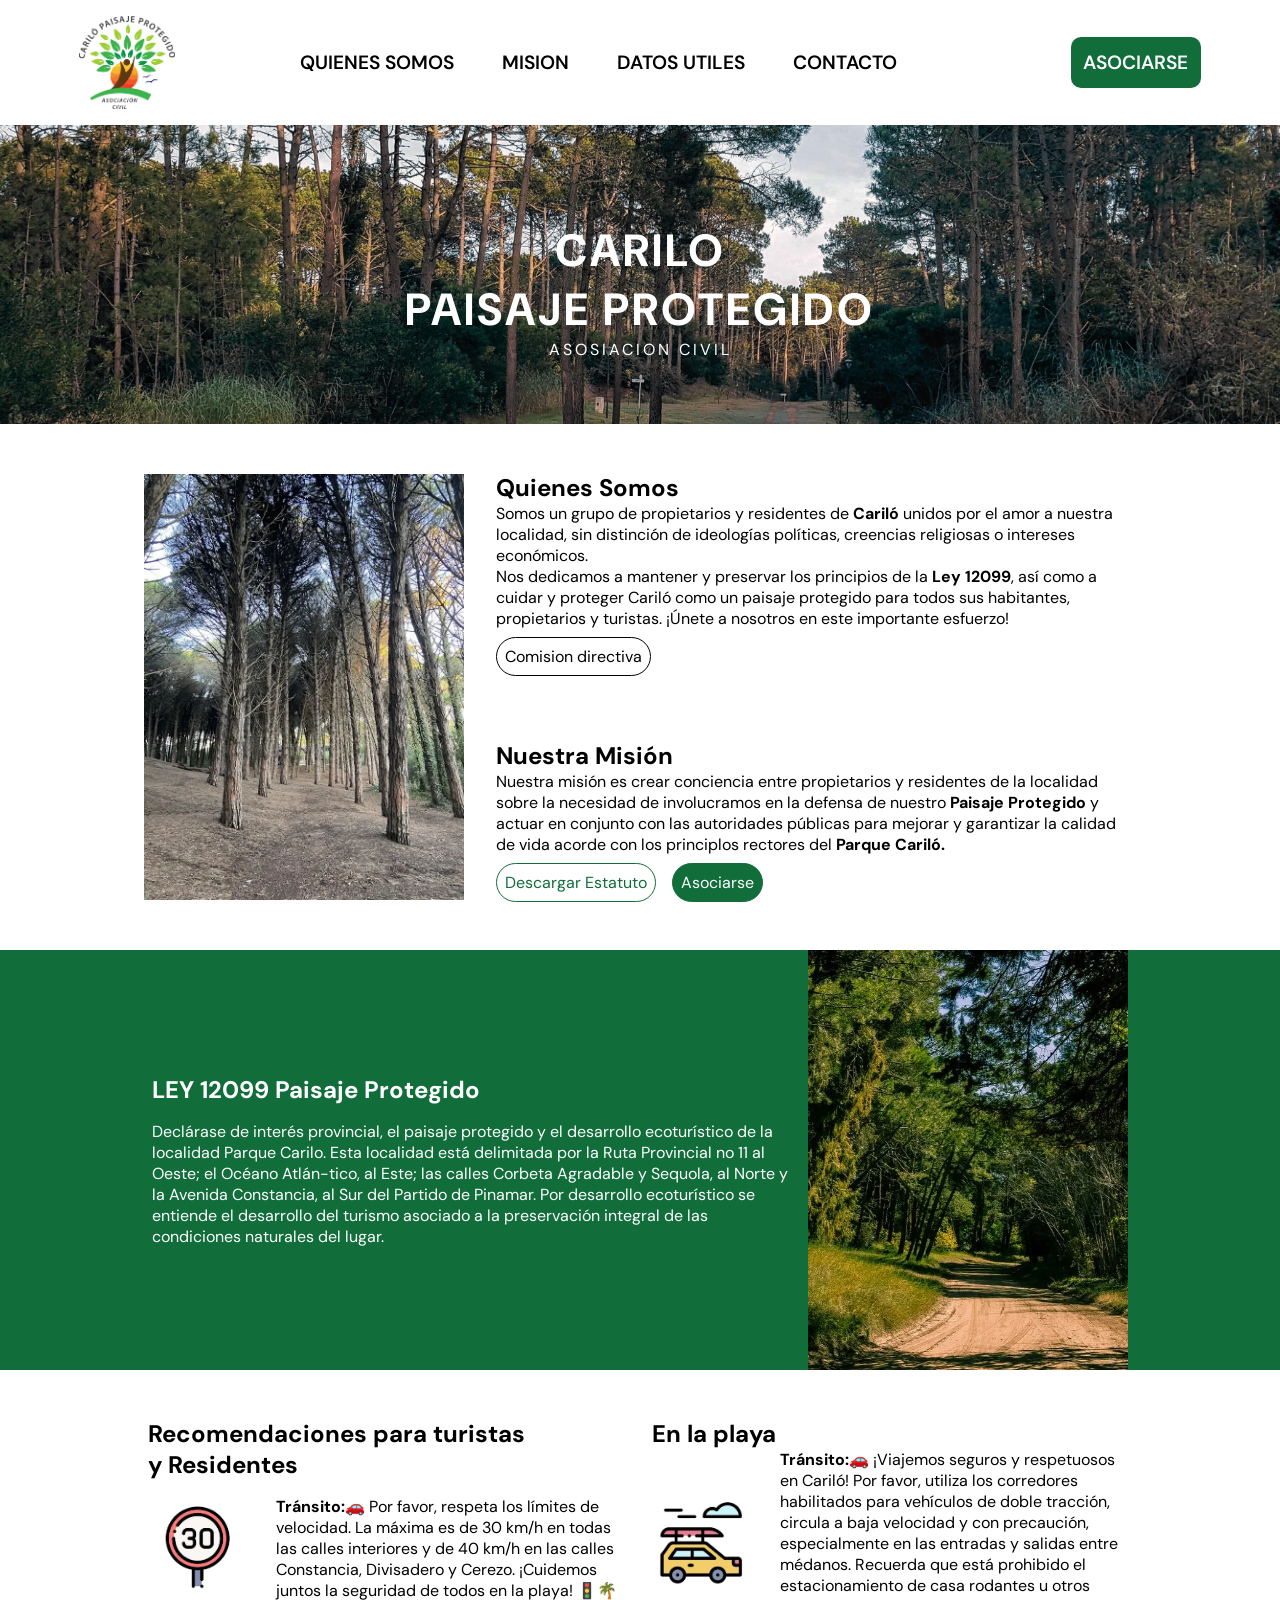
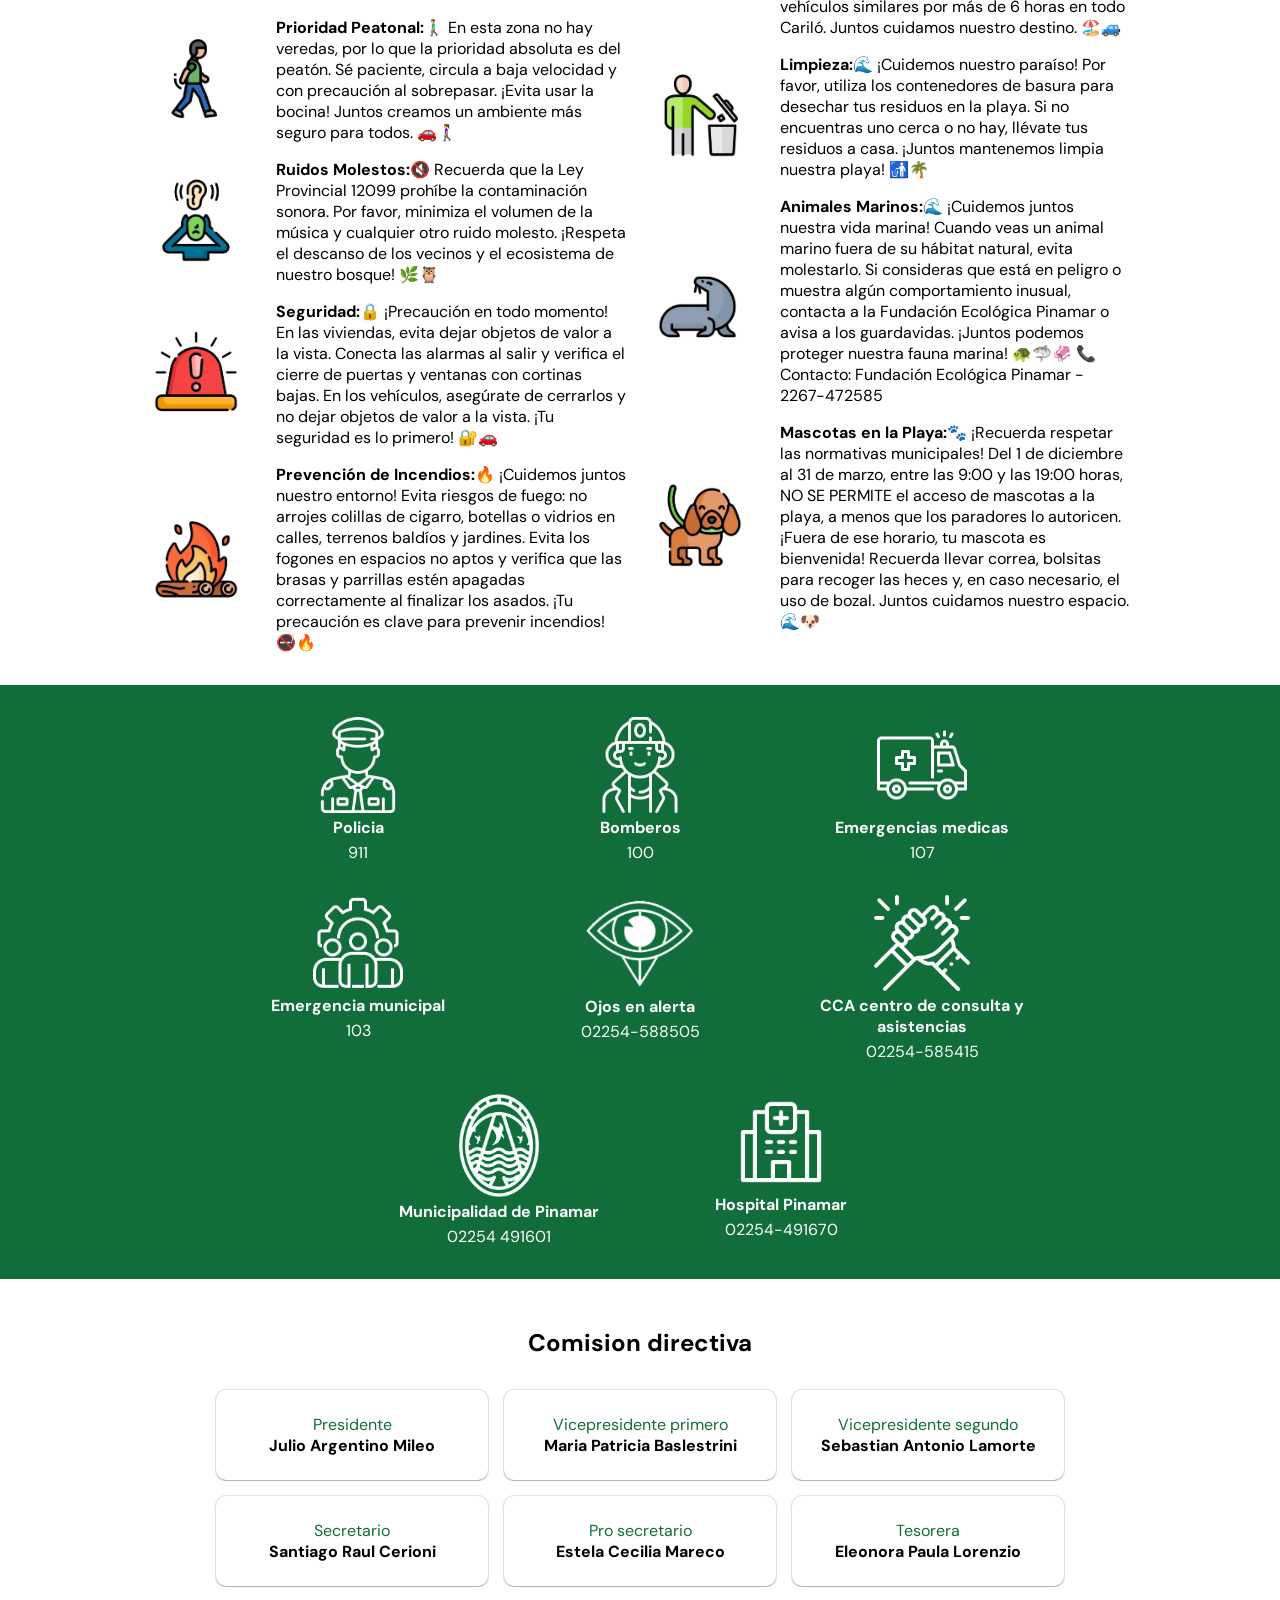
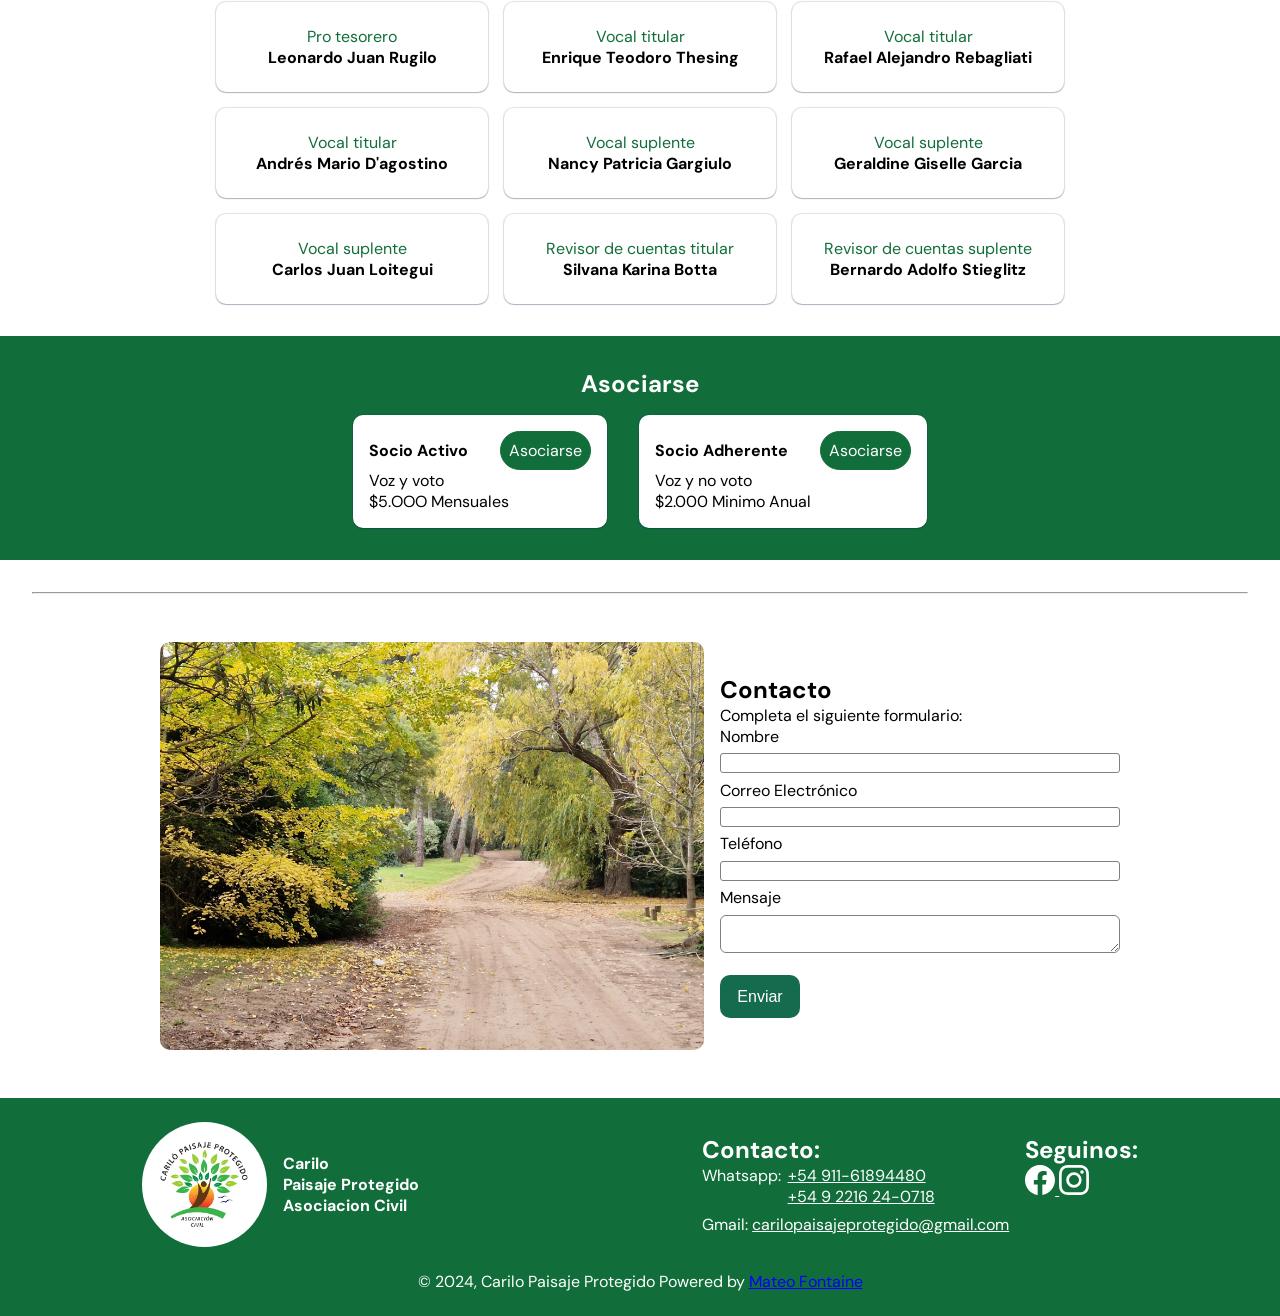
<file: index.html>
<!DOCTYPE html>
<html lang="es">

<head>
    <meta charset="UTF-8">
    <meta name="viewport" content="width=device-width, initial-scale=1.0">
    <link rel="preconnect" href="https://fonts.googleapis.com" media="all">
    <link rel="preconnect" href="https://fonts.gstatic.com" crossorigin media="all">
    <link
        href="https://fonts.googleapis.com/css2?family=DM+Sans:ital,opsz,wght@0,9..40,100..1000;1,9..40,100..1000&family=Fjalla+One&family=Montserrat:ital,wght@0,100..900;1,100..900&display=swap"
        rel="stylesheet" media="all">
    <link rel="stylesheet" href="https://cdn.jsdelivr.net/npm/bootstrap-icons@1.10.3/font/bootstrap-icons.css" media="all">
    <meta name="description" content="Únete a la Asociación de Cariló para la Protección del Paisaje. Trabajamos juntos para conservar y proteger la belleza natural de Cariló. Descubre cómo puedes contribuir y formar parte de nuestras iniciativas de preservación ambiental.">

    <link rel="stylesheet" href="style.css" media="all">
    <title>CariloPaisajeProtegido</title>
</head>

<body>
    <header>
        <img class="logo" src="assets/img/logo.webp" alt="Logo">
        <button id="abrir" class="abrir-menu no-scroll"><i class="bi bi-list"></i></button>
        <nav class="nav" id="nav">
            <button class="cerrar-menu" id="cerrar"><i class="bi bi-x"></i></button>
            <ul class="nav-list">
                <li><a href="#quienesSomos">QUIENES SOMOS</a></li>
                <li><a href="#mision">MISION</a></li>
                <li><a href="#recomendaciones">DATOS UTILES</a></li>
                <li><a href="#contacto">CONTACTO</a></li>
                <li><a class="boton_menu" href="forms.html">ASOCIARSE</a></li>
            </ul>
        </nav>
        <a class="boton" href="#">ASOCIARSE</a>
    </header>
    <main>
        <!-- Banner -->
        <div class="banner">
            <h2>CARILO <br>PAISAJE PROTEGIDO</h2>
            <p>ASOSIACION CIVIL</p>
        </div>
        
        <div id="quienesSomos"></div>
        <!-- Quienes Somos -->
        <div class="quienesSomos">
            <img src="assets/img/bosque-5.webp" alt="Bosque de carilo">
            <div class="textoQuienesSomos">
                <div class="quienesSomosTxt">
                    <h2>Quienes Somos</h2>
                    <p>Somos un grupo de propietarios y residentes de <strong>Cariló</strong> unidos por el amor a
                        nuestra localidad, sin distinción de ideologías políticas, creencias religiosas o intereses
                        económicos. <br>
                        Nos dedicamos a mantener y preservar los principios de la <strong>Ley 12099</strong>, así como a
                        cuidar y proteger Cariló como un paisaje protegido para todos sus habitantes, propietarios y
                        turistas. ¡Únete a nosotros en este importante esfuerzo!</p>
                    <a class="comisionBtn" href="#comision">Comision directiva</a>
                </div>
                <div id="mision"></div>
                <div class="quienesSomosTxt">
                    <h2>Nuestra Misión</h2>
                    <p>Nuestra misión es crear conciencia entre propietarios y residentes de la localidad sobre la
                        necesidad de involucramos en la defensa de nuestro <strong>Paisaje Protegido</strong> y actuar
                        en conjunto con las autoridades públicas para mejorar y garantizar la calidad de vida acorde con
                        los principlos rectores del <strong>Parque Cariló.</strong></p>
                    <div class="botonesMision">
                        <a target="_blank" class="descargar" href="assets/EstatuoCarilo.pdf">Descargar Estatuto</a>
                        <a class="asociarseBtn" href="forms.html">Asociarse</a>
                    </div>
                </div>
            </div>
        </div>

        <!-- Ley -->
        <div class="ley">
            <div class="leyTexto">
                <h2>LEY 12099 Paisaje Protegido</h2>
                <p>
                    Declárase de interés provincial, el paisaje protegido y el desarrollo ecoturístico de la localidad
                    Parque Carilo. Esta localidad está delimitada por la Ruta Provincial no 11 al Oeste; el Océano
                    Atlán-tico, al Este; las calles Corbeta Agradable y Sequola, al Norte y la Avenida Constancia, al
                    Sur del Partido de Pinamar. Por desarrollo ecoturístico se entiende el desarrollo del turismo
                    asociado a la preservación integral de las condiciones naturales del lugar.
                </p>
            </div>
            <img src="assets/img/bosque 2.webp" alt="Bosque de carilo">
        </div>



        <!-- Recomendaciones -->
        <div id="recomendaciones" class="recomendaciones">
            <div class="derecha">
                <h2>Recomendaciones para turistas <br>
                    y Residentes</h2>
                <div class="tarjetasRecomendaciones">
                    <!-- Transito -->
                    <div class="cardRecomendaciones">
                        <img src="assets/img/velocidad.webp" alt="Logo">
                        <p>
                            <strong>Tránsito:</strong>🚗 Por favor, respeta los límites de velocidad. La máxima es de 30
                            km/h en todas las calles interiores y de 40 km/h en las calles Constancia, Divisadero y
                            Cerezo.
                            ¡Cuidemos juntos la seguridad de todos en la playa! 🚦🌴
                        </p>
                    </div>
                    <!-- Prioridad peatonal -->
                    <div class="cardRecomendaciones">
                        <img src="assets/img/caminando.webp" alt="Logo">
                        <p>
                            <strong>Prioridad Peatonal:</strong>🚶‍♂️ En esta zona no hay veredas, por lo que la
                            prioridad absoluta es del peatón. Sé paciente, circula a baja velocidad y con precaución al
                            sobrepasar. ¡Evita usar la bocina! Juntos creamos un ambiente más seguro para todos. 🚗🚶‍♀️
                        </p>
                    </div>
                    <!-- Ruido molestos -->
                    <div class="cardRecomendaciones">
                        <img src="assets/img/sonido.webp" alt="Logo">
                        <p>
                            <strong>Ruidos Molestos:</strong>🔇 Recuerda que la Ley Provincial 12099 prohíbe la
                            contaminación sonora. Por favor, minimiza el volumen de la música y cualquier otro ruido
                            molesto. ¡Respeta el descanso de los vecinos y el ecosistema de nuestro bosque! 🌿🦉
                        </p>
                    </div>
                    <!-- Seguridad -->
                    <div class="cardRecomendaciones">
                        <img src="assets/img/alarma.webp" alt="Logo">
                        <p>
                            <strong>Seguridad:</strong>🔒 ¡Precaución en todo momento! En las viviendas, evita dejar
                            objetos de valor a la vista. Conecta las alarmas al salir y verifica el cierre de puertas y
                            ventanas con cortinas bajas. En los vehículos, asegúrate de cerrarlos y no dejar objetos de
                            valor a la vista. ¡Tu seguridad es lo primero! 🔐🚗
                        </p>
                    </div>
                    <!-- Prevencion de incendios -->
                    <div class="cardRecomendaciones">
                        <img src="assets/img/fuego.webp" alt="Logo">
                        <p>
                            <strong>Prevención de Incendios:</strong>🔥 ¡Cuidemos juntos nuestro entorno! Evita riesgos
                            de fuego: no arrojes colillas de cigarro, botellas o vidrios en calles, terrenos baldíos y
                            jardines. Evita los fogones en espacios no aptos y verifica que las brasas y parrillas estén
                            apagadas correctamente al finalizar los asados. ¡Tu precaución es clave para prevenir
                            incendios! 🚭🔥
                        </p>
                    </div>
                </div>
            </div>
            <div class="izquierda">
                <h2>En la playa</h2>
                <!-- Transito -->
                <div class="tarjetasRecomendaciones">
                    <div class="cardRecomendaciones">
                        <img src="assets/img/auto.webp" alt="Logo">
                        <p>
                            <strong>Tránsito:</strong>🚗 ¡Viajemos seguros y respetuosos en Cariló! Por favor, utiliza
                            los corredores habilitados para vehículos de doble tracción, circula a baja velocidad y con
                            precaución, especialmente en las entradas y salidas entre médanos. Recuerda que está
                            prohibido el estacionamiento de casa rodantes u otros vehículos similares por más de 6 horas
                            en todo Cariló. Juntos cuidamos nuestro destino. 🏖️🚙
                        </p>
                    </div>
                    <!-- Prioridad peatonal -->
                    <div class="cardRecomendaciones">
                        <img src="assets/img/basura.webp" alt="Logo">
                        <p>
                            <strong>Limpieza:</strong>🌊 ¡Cuidemos nuestro paraíso! Por favor, utiliza los contenedores
                            de basura para desechar tus residuos en la playa. Si no encuentras uno cerca o no hay,
                            llévate tus residuos a casa. ¡Juntos mantenemos limpia nuestra playa! 🚮🌴
                        </p>
                    </div>
                    <!-- Ruido molestos -->
                    <div class="cardRecomendaciones">
                        <img src="assets/img/foca.webp" alt="Logo">
                        <p>
                            <strong>Animales Marinos:</strong>🌊 ¡Cuidemos juntos nuestra vida marina! Cuando veas un
                            animal marino fuera de su hábitat natural, evita molestarlo. Si consideras que está en
                            peligro o muestra algún comportamiento inusual, contacta a la Fundación Ecológica Pinamar o
                            avisa a los guardavidas. ¡Juntos podemos proteger nuestra fauna marina! 🐢🦈🦑 📞 Contacto:
                            Fundación Ecológica Pinamar - 2267-472585
                        </p>
                    </div>
                    <!-- Seguridad -->
                    <div class="cardRecomendaciones">
                        <img src="assets/img/perro.webp" alt="Logo">
                        <p>
                            <strong>Mascotas en la Playa:</strong>🐾 ¡Recuerda respetar las normativas municipales! Del
                            1 de diciembre al 31 de marzo, entre las 9:00 y las 19:00 horas, NO SE PERMITE el acceso de
                            mascotas a la playa, a menos que los paradores lo autoricen. ¡Fuera de ese horario, tu
                            mascota es bienvenida! Recuerda llevar correa, bolsitas para recoger las heces y, en caso
                            necesario, el uso de bozal. Juntos cuidamos nuestro espacio. 🌊🐶
                        </p>
                    </div>
                </div>
            </div>
        </div>


        <!-- Telefonos de ayuda -->
        <div class="containerTel">
            <div class="telAyuda">
                <div class="cardAyuda">
                    <img class="blackToWhite" src="assets/img/iconos/policia.webp" alt="">
                    <h4>Policia</h4>
                    <a class="pCardsAyuda" href="tel:911">911</a>
                </div>
                <div class="cardAyuda">
                    <img class="blackToWhite" src="assets/img/iconos/bombero.webp" alt="">
                    <h4>Bomberos</h4>
                    <a class="pCardsAyuda" href="tel:100">100</a>
                </div>
                <div class="cardAyuda">
                    <img class="blackToWhite" src="assets/img/iconos/ambulancia.webp" alt="">
                    <h4>Emergencias medicas</h4>
                    <a class="pCardsAyuda" href="tel:107">107</a>
                </div>
                <div class="cardAyuda">
                    <img class="blackToWhite" src="assets/img/iconos/administracion.webp" alt="">
                    <h4>Emergencia municipal</h4>
                    <a class="pCardsAyuda" href="tel:103">103</a>
                </div>
                <div class="cardAyuda">
                    <img class="white" src="assets/img/iconos/logo_ojos.webp" alt="">
                    <h4>Ojos en alerta</h4>
                    <a class="pCardsAyuda" href="tel:02254588505">02254-588505</a>
                </div>
                <div class="cardAyuda">
                    <img class="blackToWhite" src="assets/img/iconos/ayuda.webp" alt="">
                    <h4>CCA centro de consulta y asistencias </h4>
                    <a class="pCardsAyuda" href="tel:02254585415">02254-585415</a>
                </div>
                <div class="cardAyuda">
                    <img class="whiteMuni" src="assets/img/iconos/logo_municipalidad_png.webp" alt="">
                    <h4>Municipalidad de Pinamar</h4>
                    <a class="pCardsAyuda" href="tel:02254491601">02254 491601</a>
                </div>
                <div class="cardAyuda">
                    <img class="blackToWhite" src="assets/img/iconos/hospital.webp" alt="">
                    <h4>Hospital Pinamar</h4>
                    <a class="pCardsAyuda" href="tel:02254491670">02254-491670</a>
                </div>
            </div>
    </div>








        <!-- Comision Directiva -->
        <div id="comision" ></div>
        <div class="comision">
            <h2>Comision directiva</h2>
            <div class="comisionTarjetas">

                <div class="comisionCard">
                    <p>Presidente</p>
                    <h4>Julio Argentino Mileo</h4>
                </div>

                <div class="comisionCard">
                    <p>Vicepresidente primero</p>
                    <h4>Maria Patricia Baslestrini</h4>
                </div>

                <div class="comisionCard">
                    <p>Vicepresidente segundo</p>
                    <h4>Sebastian Antonio Lamorte</h4>
                </div>

                <div class="comisionCard">
                    <p>Secretario</p>
                    <h4>Santiago Raul Cerioni</h4>
                </div>

                <div class="comisionCard">
                    <p>Pro secretario</p>
                    <h4>Estela Cecilia Mareco</h4>
                </div>

                <div class="comisionCard">
                    <p>Tesorera</p>
                    <h4>Eleonora Paula Lorenzio</h4>
                </div>

                <div class="comisionCard">
                    <p>Pro tesorero</p>
                    <h4>Leonardo Juan Rugilo</h4>
                </div>

                <div class="comisionCard">
                    <p>Vocal titular</p>
                    <h4>Enrique Teodoro Thesing</h4>
                </div>

                <div class="comisionCard">
                    <p>Vocal titular</p>
                    <h4>Rafael Alejandro Rebagliati</h4>
                </div>

                <div class="comisionCard">
                    <p>Vocal titular</p>
                    <h4>Andrés Mario D'agostino</h4>
                </div>

                <div class="comisionCard">
                    <p>Vocal suplente</p>
                    <h4>Nancy Patricia Gargiulo</h4>
                </div>

                <div class="comisionCard">
                    <p>Vocal suplente</p>
                    <h4>Geraldine Giselle Garcia</h4>
                </div>

                <div class="comisionCard">
                    <p>Vocal suplente</p>
                    <h4>Carlos Juan Loitegui</h4>
                </div>
                
                <div class="comisionCard">
                    <p>Revisor de cuentas titular</p>
                    <h4>Silvana Karina Botta</h4>
                </div>

                <div class="comisionCard">
                    <p>Revisor de cuentas suplente</p>
                    <h4>Bernardo Adolfo Stieglitz</h4>
                </div>
            </div>
        </div>

        <!-- Asociarse -->
        <div class="AsociarseContainer" id="Asocairse">
            <h2>Asociarse</h2>
            <div class="CardsAsociarse">
                <div class="cardAsociarse">
                    <div class="HeadBotonAsociarse">
                        <h4>Socio Activo</h4>
                        <a href="forms.html">Asociarse</a>
                    </div>
                        <ul>
                            <li>Voz y voto</li>
                            <li>$5.OOO Mensuales</li>
                        </ul>
                </div>

                <div class="cardAsociarse">
                    <div class="HeadBotonAsociarse">
                        <h4>Socio Adherente</h4>
                        <a href="forms.html">Asociarse</a>
                    </div>
                        <ul>
                            <li>Voz y no voto</li>
                            <li>$2.000 Minimo Anual</li> 
                        </ul>
                </div>
            </div>
        </div>
        <hr>






        <!-- Contacto -->
        <div class="contactoImagen">
            <img src="assets/img//bosque-carilo-3.webp" alt="">
            <div class="contacto">
                <h2>Contacto</h2>
                <p>Completa el siguiente formulario:
                <form class="formulario" action="https://formsubmit.co/mateofontaine7@gmail.com" method="POST">
    <label for="nombre">Nombre</label>
    <input type="text" id="nombre" name="Nombre" required aria-required="true" aria-labelledby="nombre">

    <label for="email">Correo Electrónico</label>
    <input type="email" id="email" name="email" required aria-required="true" aria-labelledby="email">

    <label for="telefono">Teléfono</label>
    <input type="tel" id="telefono" name="Numero" required aria-required="true" aria-labelledby="telefono">

    <label for="mensaje">Mensaje</label>
    <textarea id="mensaje" name="Mensaje" aria-labelledby="mensaje"></textarea>

    <input class="botonContacto" type="submit" value="Enviar">
</form>

            </div>
        </div>



    </main>
    <div id="contacto"></div>
    <footer>
        <div class="footer">
            <div class="logoFooter">
                <img src="assets/img/logo.jpeg" alt="Logo de carilo paisaje protegido">
                <h4>Carilo <br> Paisaje Protegido <br> Asociacion Civil</h4>
            </div>
            <div class="contactoRedesFooter">
                <div class="contactoFooter">
                    <h2>Contacto:</h2>
                    <div class="contactoRedes">
                        <div class="whatsapp">
                            <p>Whatsapp:</p>
                            <div class="whatsappNum">
                                <a href="https://wa.me/5491161894480" target="_blank">+54 911-61894480</a>
                                <a href="https://wa.me/5492216240718" target="_blank">+54 9 2216 24-0718</a>
                            </div>
                            
                        </div>
                        <p>Gmail: <a href="mailto:example@gmail.com">carilopaisajeprotegido@gmail.com</a></p>
                    </div>
                </div>
                <div class="seguinos">
                    <h2>Seguinos:</h2>
                    <a href="#">
                    <svg xmlns="http://www.w3.org/2000/svg" width="30" height="30" fill="currentColor"
                    class="bi bi-facebook" viewBox="0 0 16 16">
                    <path
                        d="M16 8.049c0-4.446-3.582-8.05-8-8.05C3.58 0-.002 3.603-.002 8.05c0 4.017 2.926 7.347 6.75 7.951v-5.625h-2.03V8.05H6.75V6.275c0-2.017 1.195-3.131 3.022-3.131.876 0 1.791.157 1.791.157v1.98h-1.009c-.993 0-1.303.621-1.303 1.258v1.51h2.218l-.354 2.326H9.25V16c3.824-.604 6.75-3.934 6.75-7.951" />
                </svg>
                    </a>

                    <a href="https://www.instagram.com/carilopaisajeprotegido/"  target="_blank">
                    <svg xmlns="http://www.w3.org/2000/svg" width="30" height="30" fill="currentColor"
                        class="bi bi-instagram" viewBox="0 0 16 16">
                        <path
                            d="M8 0C5.829 0 5.556.01 4.703.048 3.85.088 3.269.222 2.76.42a3.9 3.9 0 0 0-1.417.923A3.9 3.9 0 0 0 .42 2.76C.222 3.268.087 3.85.048 4.7.01 5.555 0 5.827 0 8.001c0 2.172.01 2.444.048 3.297.04.852.174 1.433.372 1.942.205.526.478.972.923 1.417.444.445.89.719 1.416.923.51.198 1.09.333 1.942.372C5.555 15.99 5.827 16 8 16s2.444-.01 3.298-.048c.851-.04 1.434-.174 1.943-.372a3.9 3.9 0 0 0 1.416-.923c.445-.445.718-.891.923-1.417.197-.509.332-1.09.372-1.942C15.99 10.445 16 10.173 16 8s-.01-2.445-.048-3.299c-.04-.851-.175-1.433-.372-1.941a3.9 3.9 0 0 0-.923-1.417A3.9 3.9 0 0 0 13.24.42c-.51-.198-1.092-.333-1.943-.372C10.443.01 10.172 0 7.998 0zm-.717 1.442h.718c2.136 0 2.389.007 3.232.046.78.035 1.204.166 1.486.275.373.145.64.319.92.599s.453.546.598.92c.11.281.24.705.275 1.485.039.843.047 1.096.047 3.231s-.008 2.389-.047 3.232c-.035.78-.166 1.203-.275 1.485a2.5 2.5 0 0 1-.599.919c-.28.28-.546.453-.92.598-.28.11-.704.24-1.485.276-.843.038-1.096.047-3.232.047s-2.39-.009-3.233-.047c-.78-.036-1.203-.166-1.485-.276a2.5 2.5 0 0 1-.92-.598 2.5 2.5 0 0 1-.6-.92c-.109-.281-.24-.705-.275-1.485-.038-.843-.046-1.096-.046-3.233s.008-2.388.046-3.231c.036-.78.166-1.204.276-1.486.145-.373.319-.64.599-.92s.546-.453.92-.598c.282-.11.705-.24 1.485-.276.738-.034 1.024-.044 2.515-.045zm4.988 1.328a.96.96 0 1 0 0 1.92.96.96 0 0 0 0-1.92m-4.27 1.122a4.109 4.109 0 1 0 0 8.217 4.109 4.109 0 0 0 0-8.217m0 1.441a2.667 2.667 0 1 1 0 5.334 2.667 2.667 0 0 1 0-5.334" />
                    </svg>
                </a>
                </div>
            </div>
        </div>
        </div>
        <p class="linkFooter">© 2024, Carilo Paisaje Protegido Powered by <a href="#">Mateo Fontaine</a></p>
    </footer>


    <script src="script.js"></script>



</body>

</html>
</file>
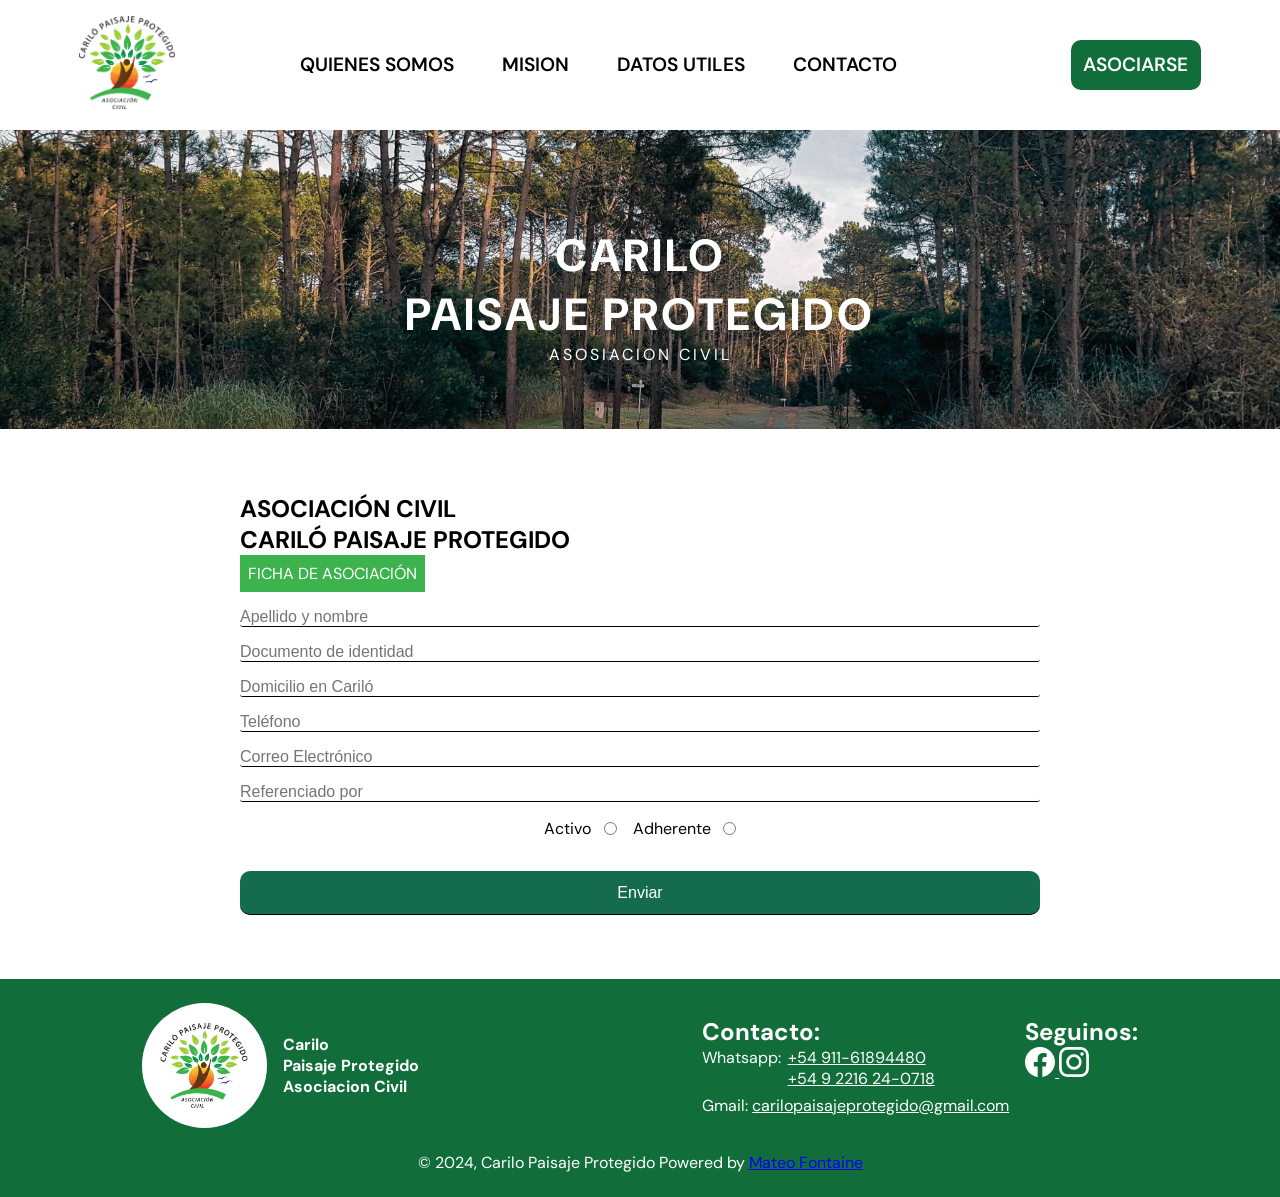
<file: forms.html>
<!DOCTYPE html>
<html lang="es">

<head>
    <meta charset="UTF-8">
    <meta name="viewport" content="width=device-width, initial-scale=1.0">
    <link rel="preconnect" href="https://fonts.googleapis.com" media="all">
    <link rel="preconnect" href="https://fonts.gstatic.com" crossorigin media="all">
    <link
        href="https://fonts.googleapis.com/css2?family=DM+Sans:ital,opsz,wght@0,9..40,100..1000;1,9..40,100..1000&family=Fjalla+One&family=Montserrat:ital,wght@0,100..900;1,100..900&display=swap"
        rel="stylesheet" media="all">
    <link rel="stylesheet" href="https://cdn.jsdelivr.net/npm/bootstrap-icons@1.10.3/font/bootstrap-icons.css" media="all">
    <meta name="description" content="Únete a la Asociación de Cariló para la Protección del Paisaje. Trabajamos juntos para conservar y proteger la belleza natural de Cariló. Descubre cómo puedes contribuir y formar parte de nuestras iniciativas de preservación ambiental.">

    <link rel="stylesheet" href="style.css" media="all">
    <title>CariloPaisajeProtegido</title>
</head>

<body>
    <header>
         <a href="index.html"><img class="logo" src="assets/img/logo.webp" alt="Logo"></a>
        <button id="abrir" class="abrir-menu no-scroll"><i class="bi bi-list"></i></button>
        <nav class="nav" id="nav">
            <button class="cerrar-menu" id="cerrar"><i class="bi bi-x"></i></button>
            <ul class="nav-list">
                <li><a href="#quienesSomos">QUIENES SOMOS</a></li>
                <li><a href="#mision">MISION</a></li>
                <li><a href="#recomendaciones">DATOS UTILES</a></li>
                <li><a href="#contacto">CONTACTO</a></li>
                <li><a class="boton_menu" href="forms.html">ASOCIARSE</a></li>
            </ul>
        </nav>
        <a class="boton" href="#">ASOCIARSE</a>
    </header>
    <main>
        <!-- Banner -->
        <div class="banner">
            <h2>CARILO <br>PAISAJE PROTEGIDO</h2>
            <p>ASOSIACION CIVIL</p>
        </div>
        
        <div class="asociarseForms">
                <div class="textoEncabezado">
                    <h2>ASOCIACIÓN CIVIL
                        <br>
                        CARILÓ PAISAJE PROTEGIDO</h2>
                    <div class="fichaAsociacion">
                        <p>FICHA DE ASOCIACIÓN</p>
                    </div>
                </div>
                <div class="forms">
                    <form action="https://formsubmit.co/mateofontaine7@gmail.com" method="POST">
                        <input placeholder="Apellido y nombre" type="text" id="apellidoYNombre" name="apellido_y_nombre" required aria-required="true">
                        
                        <input placeholder="Documento de identidad" type="number" id="documento" name="documento" required aria-required="true">
                        
                        <input placeholder="Domicilio en Cariló" type="text" id="domicilio" name="domicilio" required aria-required="true">
                        
                        <input placeholder="Teléfono" type="tel" id="telefono" name="telefono" required aria-required="true">
                        
                        <input placeholder="Correo Electrónico" type="email" id="email" name="email" required aria-required="true">

                        <input placeholder="Referenciado por" type="text" id="Refrenciado" name="Referenciado" Saria-required="true">
                        

                        
                        <div class="socioActivoAdeherente">
                            <div class="activo">
                                <p>Activo</p>
                                <input type="radio" id="activo" name="socio" value="Activo" required aria-required="true">
                            </div>
                            <div class="adeherente">
                                <p>Adherente</p>
                                <input type="radio" id="adherente" name="socio" value="Adherente" required aria-required="true">
                            </div>
                        </div>
                        <input class="botonContacto" type="submit" value="Enviar">
                    </form>
                </div>
                
        </div>
        
    </main>
    <div id="contacto"></div>
    <footer>
        <div class="footer">
            <div class="logoFooter">
                <img src="assets/img/logo.jpeg" alt="Logo de carilo paisaje protegido">
                <h4>Carilo <br> Paisaje Protegido <br> Asociacion Civil</h4>
            </div>
            <div class="contactoRedesFooter">
                <div class="contactoFooter">
                    <h2>Contacto:</h2>
                    <div class="contactoRedes">
                        <div class="whatsapp">
                            <p>Whatsapp:</p>
                            <div class="whatsappNum">
                                <a href="https://wa.me/5491161894480" target="_blank">+54 911-61894480</a>
                                <a href="https://wa.me/5492216240718" target="_blank">+54 9 2216 24-0718</a>
                            </div>
                            
                        </div>
                        <p>Gmail: <a href="mailto:example@gmail.com">carilopaisajeprotegido@gmail.com</a></p>
                    </div>
                </div>
                <div class="seguinos">
                    <h2>Seguinos:</h2>
                    <a href="#">
                    <svg xmlns="http://www.w3.org/2000/svg" width="30" height="30" fill="currentColor"
                    class="bi bi-facebook" viewBox="0 0 16 16">
                    <path
                        d="M16 8.049c0-4.446-3.582-8.05-8-8.05C3.58 0-.002 3.603-.002 8.05c0 4.017 2.926 7.347 6.75 7.951v-5.625h-2.03V8.05H6.75V6.275c0-2.017 1.195-3.131 3.022-3.131.876 0 1.791.157 1.791.157v1.98h-1.009c-.993 0-1.303.621-1.303 1.258v1.51h2.218l-.354 2.326H9.25V16c3.824-.604 6.75-3.934 6.75-7.951" />
                </svg>
                    </a>

                    <a href="https://www.instagram.com/carilopaisajeprotegido/"  target="_blank">
                    <svg xmlns="http://www.w3.org/2000/svg" width="30" height="30" fill="currentColor"
                        class="bi bi-instagram" viewBox="0 0 16 16">
                        <path
                            d="M8 0C5.829 0 5.556.01 4.703.048 3.85.088 3.269.222 2.76.42a3.9 3.9 0 0 0-1.417.923A3.9 3.9 0 0 0 .42 2.76C.222 3.268.087 3.85.048 4.7.01 5.555 0 5.827 0 8.001c0 2.172.01 2.444.048 3.297.04.852.174 1.433.372 1.942.205.526.478.972.923 1.417.444.445.89.719 1.416.923.51.198 1.09.333 1.942.372C5.555 15.99 5.827 16 8 16s2.444-.01 3.298-.048c.851-.04 1.434-.174 1.943-.372a3.9 3.9 0 0 0 1.416-.923c.445-.445.718-.891.923-1.417.197-.509.332-1.09.372-1.942C15.99 10.445 16 10.173 16 8s-.01-2.445-.048-3.299c-.04-.851-.175-1.433-.372-1.941a3.9 3.9 0 0 0-.923-1.417A3.9 3.9 0 0 0 13.24.42c-.51-.198-1.092-.333-1.943-.372C10.443.01 10.172 0 7.998 0zm-.717 1.442h.718c2.136 0 2.389.007 3.232.046.78.035 1.204.166 1.486.275.373.145.64.319.92.599s.453.546.598.92c.11.281.24.705.275 1.485.039.843.047 1.096.047 3.231s-.008 2.389-.047 3.232c-.035.78-.166 1.203-.275 1.485a2.5 2.5 0 0 1-.599.919c-.28.28-.546.453-.92.598-.28.11-.704.24-1.485.276-.843.038-1.096.047-3.232.047s-2.39-.009-3.233-.047c-.78-.036-1.203-.166-1.485-.276a2.5 2.5 0 0 1-.92-.598 2.5 2.5 0 0 1-.6-.92c-.109-.281-.24-.705-.275-1.485-.038-.843-.046-1.096-.046-3.233s.008-2.388.046-3.231c.036-.78.166-1.204.276-1.486.145-.373.319-.64.599-.92s.546-.453.92-.598c.282-.11.705-.24 1.485-.276.738-.034 1.024-.044 2.515-.045zm4.988 1.328a.96.96 0 1 0 0 1.92.96.96 0 0 0 0-1.92m-4.27 1.122a4.109 4.109 0 1 0 0 8.217 4.109 4.109 0 0 0 0-8.217m0 1.441a2.667 2.667 0 1 1 0 5.334 2.667 2.667 0 0 1 0-5.334" />
                    </svg>
                </a>
                </div>
            </div>
        </div>
        </div>
        <p class="linkFooter">© 2024, Carilo Paisaje Protegido Powered by <a href="#">Mateo Fontaine</a></p>
    </footer>


    <script src="script.js"></script>



</body>

</html>
</file>
<file: style.css>
*{
    margin: 0;
    padding: 0;
}
html{
    scroll-behavior: smooth;
}
body{
    font-family: "DM Sans", sans-serif;
    /* font-family: "Fjalla One", sans-serif; */
}
hr{
    margin: 2rem;
}

/* -------------------------------------- Desktop -------------------------------------------- */
/* Header */
header {
    display: flex;
    align-items: center;
    justify-content: space-around;
    padding: 1rem;
    background-color: white;
}

.logo {
    max-width: 6rem;
}

.nav-list {
    list-style-type: none;
    display: flex;
    gap: 3rem;
}

.nav ul li a {
    text-decoration: none;
    color: black;
    font-weight: 600;
    font-size: 1.2rem;
}

.abrir-menu,
.cerrar-menu {
    display: none;
}
.boton{
    text-decoration: none;
    background-color: rgb(17, 110, 59);
    border-radius: 10px;
    color: white;
    padding: .8rem;
    font-weight: 600;
    font-size: 1.2rem;
}
.boton:hover{
    background-color: rgb(10, 68, 36);
}
.boton_menu{
    display: none;
}

/* Footer */
footer{
    display: flex;
    justify-content: center;
    align-items: center;
    flex-direction: column;
    background-color: rgb(17, 110, 59);
    color: white;
    padding: 1.5rem 0rem;
}
.linkFooter{
    margin-top: 1.5rem;
    text-align: center;
    
}
.linkFooter a{
    color: blue;
}
.footer{
    display: flex;
    justify-content: space-around;
    align-items: center;
    flex-wrap: wrap;
    width: 100%;
}
.logoFooter{
    display: flex;
    justify-content: center;
    align-items: center;
    gap: 1rem;
}
.logoFooter img{
    width: 6rem;
    background-color: white;
    padding: 1rem .9rem;
    border-radius: 100%;
}
.whatsapp {
    display: flex;
    justify-content: start;
    align-items: start;
    gap: .4rem;
}
.whatsappNum{
    display: flex;
    flex-direction: column;
    justify-content: start;
    align-items: start;
}
.whatsappNum a{
    color: white;
}
.contactoRedesFooter{
    display: flex;
    justify-content: start;
    align-items: start;
    flex-wrap: wrap;
    gap: 1rem;
}
.contactoRedesFooter p a{
    color: white !important;
}
.contactoRedes{
    display: flex;
    justify-content: start;
    align-items: start;
    flex-direction: column;
    gap: .4rem;
}
.contactoFooter{
    display: flex;
    justify-content: start;
    align-items: start;
    flex-direction: column;
}
.seguinos a{
    color: white !important;
}

/* Banner */
.banner{
    display: flex;
    justify-content: center;
    align-items: center;
    flex-direction: column;
    background-image: url("assets/img/banner1.jpg");
    background-position: center;
    background-size: cover;
    padding: 5vw 0rem;
}
.banner h2{
    text-align: center;
    color: white;
    font-size: 5vh;
    margin: 0;
    padding: 2rem 0rem 0rem 0rem;
    letter-spacing: 3px;
}
.banner p{
    color: white;
    letter-spacing: 3px;
}


/* Quienes Somos */
.quienesSomos{
    display: flex;
    justify-content: center;
    align-items: center;
    gap: 2rem;
    margin-top: 3rem;
    flex-wrap: wrap;
}
.quienesSomos img{
    width: 20rem;
}
.textoQuienesSomos{
    display: flex;
    justify-content: center;
    align-items: center;
    flex-direction: column;
    flex-wrap: wrap;
    gap: 2rem;
}
.quienesSomosTxt{
    display: flex;
    justify-content: start;
    align-items: start;
    flex-direction: column;
}
.quienesSomosTxt p{
    max-width: 40rem;
}
.botonesMision{
    display: flex;
    justify-content: center;
    align-items: center;
    gap: 1rem;
    margin-top: .5rem;
}
.descargar{
    border: 1px solid rgb(17, 110, 59);
    padding: .5rem;
    border-radius: 30px;
    color: rgb(17, 110, 59);
    text-decoration: none;
    transition: 500ms;
}
.descargar:hover{
    background-color: rgb(17, 110, 59);
    color: white;
}
.asociarseBtn{
    border: 1px solid rgb(17, 110, 59);
    background-color: rgb(17, 110, 59);
    padding: .5rem;
    border-radius: 30px;
    color: rgb(17, 110, 59);
    text-decoration: none;
    transition: 500ms;
    color: white;
}
.asociarseBtn:hover{
    background-color: white;
    border: 1px solid rgb(17, 110, 59);
    color: rgb(17, 110, 59);
}
.comisionBtn{
    border: 1px solid black;
    padding: .5rem;
    border-radius: 30px;
    color: black;
    text-decoration: none;
    margin-top: .5rem;
    transition: 500ms;
}
.comisionBtn:hover{
    background-color: black;
    color: white;
}

/* Ley */
.ley{
    display: flex;
    flex-wrap: wrap;
    justify-content: center;
    align-items: center;
    margin-top: 3rem;
    background-color: rgb(17, 110, 59);
    color: white;
    padding: 0rem 1rem;
    gap: 1rem;
    
}
.ley img{
    width: 20rem;
}
.leyTexto{
    display: flex;
    justify-content: start;
    align-items: start;
    flex-direction: column;
    width: 40rem;
    gap: 1rem;
}

/* Recomendaciones */
.recomendaciones{
    display: flex;
    justify-content: center;
    align-items: start;
    flex-wrap: wrap;
    gap: 1.5rem;
    margin-top: 3rem;
    margin-bottom: 2rem;
}
.derecha{
    display: flex;
    justify-content: start;
    align-items: start;
    flex-direction: column;
    gap: 1rem;
}
.izquierda{
    display: flex;
    justify-content: start;
    align-items: start;
    flex-direction: column;
    gap: rem;
}
.cardRecomendaciones{
    display: flex;
    justify-content: center;
    align-items: center;
    flex-wrap: wrap;
    gap: 2rem;
}
.cardRecomendaciones p{
    width: 22rem;
}
.cardRecomendaciones img{
    width: 6rem;
}
.tarjetasRecomendaciones{
    display: flex;
    justify-content: center;
    align-items: center;
    flex-wrap: wrap;
    flex-direction: column;
    gap: 1rem;
}

/* Datos utiles */
.telAyuda{
    display: flex;
    justify-content: center;
    align-items: start;
    flex-wrap: wrap;
    gap: 2rem;
    color: white;
    max-width: 1000px;
    padding: 2rem 0rem;
}
.cardAyuda{
    display: flex;
    justify-content: center;
    align-items: center;
    flex-direction: column;
    text-align: center;
    width: 250px;
    gap: 4px;
}
.cardAyudaP{
    font-size: .8rem;
}
.pCardsAyuda{
    color: white !important;
    text-decoration: none;
    width: 100%;
}
.containerTel{
    display: flex;
    justify-content: center;
    align-items: center;
    background-color: rgb(17, 110, 59);
    width: 100%;
}





.blackToWhite{
    width: 6rem;
    filter: invert(100%) contrast(100%);
}
.white{
    width: 7rem;
}
.whiteMuni{
    width: 5rem;
}


/* Asociarse */

.AsociarseContainer{
    background-color: rgb(17, 110, 59);
    display: flex;
    justify-content: center;
    align-items: center;
    flex-direction: column;
    padding: 2rem 0rem;
    gap: 1rem;
    margin-top: 2rem;
}

.AsociarseContainer h2{
    color: white;
}

.CardsAsociarse{
    display: flex;
    justify-content: center;
    align-items: center;
    flex-wrap: wrap;
    gap: 2rem;
}

.cardAsociarse{
    background-color: white;
    box-shadow: rgba(9, 30, 66, 0.25) 0px 1px 1px, rgba(9, 30, 66, 0.13) 0px 0px 1px 1px;
    padding: 1rem;
    border-radius: 10px;
}

.HeadBotonAsociarse{
    display: flex;
    justify-content: start;
    align-items: center;
    gap: 2rem;
}

.HeadBotonAsociarse a{
    border: 1px solid rgb(17, 110, 59);
    background-color: rgb(17, 110, 59);
    padding: .5rem;
    border-radius: 30px;
    color: rgb(17, 110, 59);
    text-decoration: none;
    transition: 500ms;
    color: white;
}

.HeadBotonAsociarse a:hover{
    background-color: white;
    border: 1px solid rgb(17, 110, 59);
    color: rgb(17, 110, 59);
}
.cardAsociarse ul li{
    list-style: none;
}






/* Contacto */
.contacto{
    width: 400px;
}
.formulario{
    display: flex;
    flex-direction: column;
    justify-content: center;
    gap: .4rem;
}
/* .contacto p a{
    color: green;
} */
input{
    border: 1px solid gray;
    border-radius: 3px;
    font-size: 1rem
}
textarea{
    border: 1px solid gray;
    border-radius: 6px;
    font-size: 1rem;
}

.contactoImagen{
    display: flex;
    justify-content: center;
    align-items: center;
    flex-wrap: wrap;
    gap: 1rem;
    margin-top: 3rem;
    margin-bottom: 3rem ;
}
.contactoImagen img{
    width: 34rem;
    border-radius: 10px;
}
.botonContacto{
    margin-top: 1rem;
    width: 5rem;
    background-color: rgb(21, 107, 78);
    color: white;
    padding: .8rem 1rem .8rem 1rem;
    border:0px;
    border-radius: 10px;
}

/* Comision Directiva */
#comision {
    margin: 3rem 0rem;
}
.comision{
    display: flex;
    justify-content: center;
    align-items: center;
    flex-direction: column;
}
.comision h2{
    margin-bottom: 2rem;
}
.comisionTarjetas{
    display: flex;
    justify-content: center;
    align-items: center;
    flex-wrap: wrap;
    gap: 1rem;
    max-width: 68rem;
}
.comisionCard{
    display: flex;
    justify-content: center;
    align-items: center;
    flex-direction: column;
    box-shadow: rgba(9, 30, 66, 0.25) 0px 1px 1px, rgba(9, 30, 66, 0.13) 0px 0px 1px 1px;
    padding: 1.5rem;
    border-radius: 10px;
    width: 14rem;
}
.comisionCard p{
    color: rgb(17, 110, 59);
}

/* Asociarse */
.asociarse{
    display: flex;
    justify-content: center;
    align-items: center;
    gap: 4rem;
    flex-wrap: wrap;
}
.asociarseCard{
    display: flex;
    justify-content: center;
    align-items: center;
    flex-direction: column;
    width: 200px;
    box-shadow: rgba(9, 30, 66, 0.25) 0px 1px 1px, rgba(9, 30, 66, 0.13) 0px 0px 1px 1px;
    padding: 0rem 0rem 2rem 0rem;
    border-radius: 10px;
    gap: 1rem;
}
.asociarseCard img{
    width: 100%;
}
.asociarse button{
    border: 1px solid rgb(17, 110, 59);
    background-color: rgb(17, 110, 59);
    padding: .5rem;
    border-radius: 30px;
    text-decoration: none;
    transition: 500ms;
    color: white;
}
.asociarse button a{
    text-decoration: none;
}





.asociarseForms{
    display: flex;
    justify-content: center;
    align-items: start;
    flex-direction: column;
    margin: 4rem 15rem ;
}
.textoEncabezado{
    display: flex;
    justify-content: center;
    align-items: start;
    flex-direction: column;
    
}
.fichaAsociacion p{
    background-color: #3CB34D;
    color: white;
    padding: .5rem;
}
.forms{
    margin-top: 1rem;
    width: 100%;
}
.forms form{
    display: flex;
    justify-content: center;
    align-items: center;
    flex-direction: column;
    gap: 1rem;
}
.forms input{
    border: 0px;
    border-bottom: 1px solid black;
    width: 100%;
}
.socioActivoAdeherente{
    display: flex;
    justify-content: center;
    align-items: center;
    gap: 1rem;
}
.socioActivoAdeherente .activo{
    display: flex;
    justify-content: center;
    align-items: center;
    gap: .8rem;
}
.socioActivoAdeherente .adeherente{
    display: flex;
    justify-content: center;
    align-items: center;
    gap: .8rem;
}









/* -------------------------------------- Mobile -------------------------------------------- */

@media screen and (max-width: 1020px){
    /* Header */
    header{
        justify-content: space-between;
        padding: 1rem;
    }
    .logo{
        width: 5rem;
    }
    .abrir-menu,
    .cerrar-menu {
        display: block;
        border: 0;
        font-size: 1.25rem;
        background-color: transparent;
        cursor: pointer;
    }

    .abrir-menu {
        color: #1c1c1c;
    }

    .cerrar-menu {
        color: #ececec;
    }

    .nav {
        opacity: 0;
        visibility: hidden;
        display: flex;
        flex-direction: column;
        align-items: end;
        gap: 1rem;
        position: absolute;
        top: 0;
        right: 0;
        bottom: 0;
        background-color: white;
        padding: 2rem;
        box-shadow: 0 0 0 100vmax rgba(0, 0, 0, .5);
    }

    .nav.visible {
        opacity: 1;
        visibility: visible;
    }
    
    .nav-list {
        flex-direction: column;
        align-items: end;
    }

    .nav-list li a {
        color: #ecececec;
    }
    .boton{
        display: none;
    }
    .boton_menu{
        display: flex;
        text-decoration: none;
        background-color: rgb(17, 110, 59);
        border-radius: 10px;
        color: white !important;
        padding: .8rem;
        font-weight: 600;
        font-size: 1.3rem;
    }
    .boton_menu:hover{
        background-color: rgb(10, 68, 36);
    }
    .no-scroll {
        overflow: hidden;
    }


    /* Banner */
    .banner h2{
    font-size: 1.3rem;
    }
    .banner p{
    font-size: .8rem;
    }
    /* Footer */
    footer{
        padding: 2rem;
    }

    /* Quienes Somos */
    .quienesSomos{
        margin: 2rem;
    }

    /* Ley */
    .ley{
        padding: 2rem;
    }

    /* Recomendaciones */
    .recomendaciones{
        margin: 2rem;
    }

    /* Datos utiles */
    .cardAyuda{
        width: 150px;
    }

    

    /* Contacto */
    .contactoImagen{
        margin: 2rem;
    }
    .contactoImagen img{
        width: 100%;
    }


    /* ============================================= */
    .asociarseForms{
        display: flex;
        justify-content: center;
        align-items: start;
        flex-direction: column;
        margin: 1rem;
    }
    .textoEncabezado{
        display: flex;
        justify-content: center;
        align-items: start;
        flex-direction: column;
        
    }
    .fichaAsociacion p{
        background-color: #3CB34D;
        color: white;
        padding: .5rem;
    }
    .forms{
        margin-top: 1rem;
        width: 100%;
    }
    .forms form{
        display: flex;
        justify-content: center;
        align-items: center;
        flex-direction: column;
        gap: 1rem;
    }
    .forms input{
        border: 0px;
        border-bottom: 1px solid black;
        width: 100%;
    }
    .socioActivoAdeherente{
        display: flex;
        justify-content: center;
        align-items: center;
        gap: 3rem;
    }
    .socioActivoAdeherente .activo{
        display: flex;
        justify-content: center;
        align-items: center;
        gap: .8rem;
    }
    .socioActivoAdeherente .adeherente{
        display: flex;
        justify-content: center;
        align-items: center;
        gap: .8rem;
    }
}
</file>
